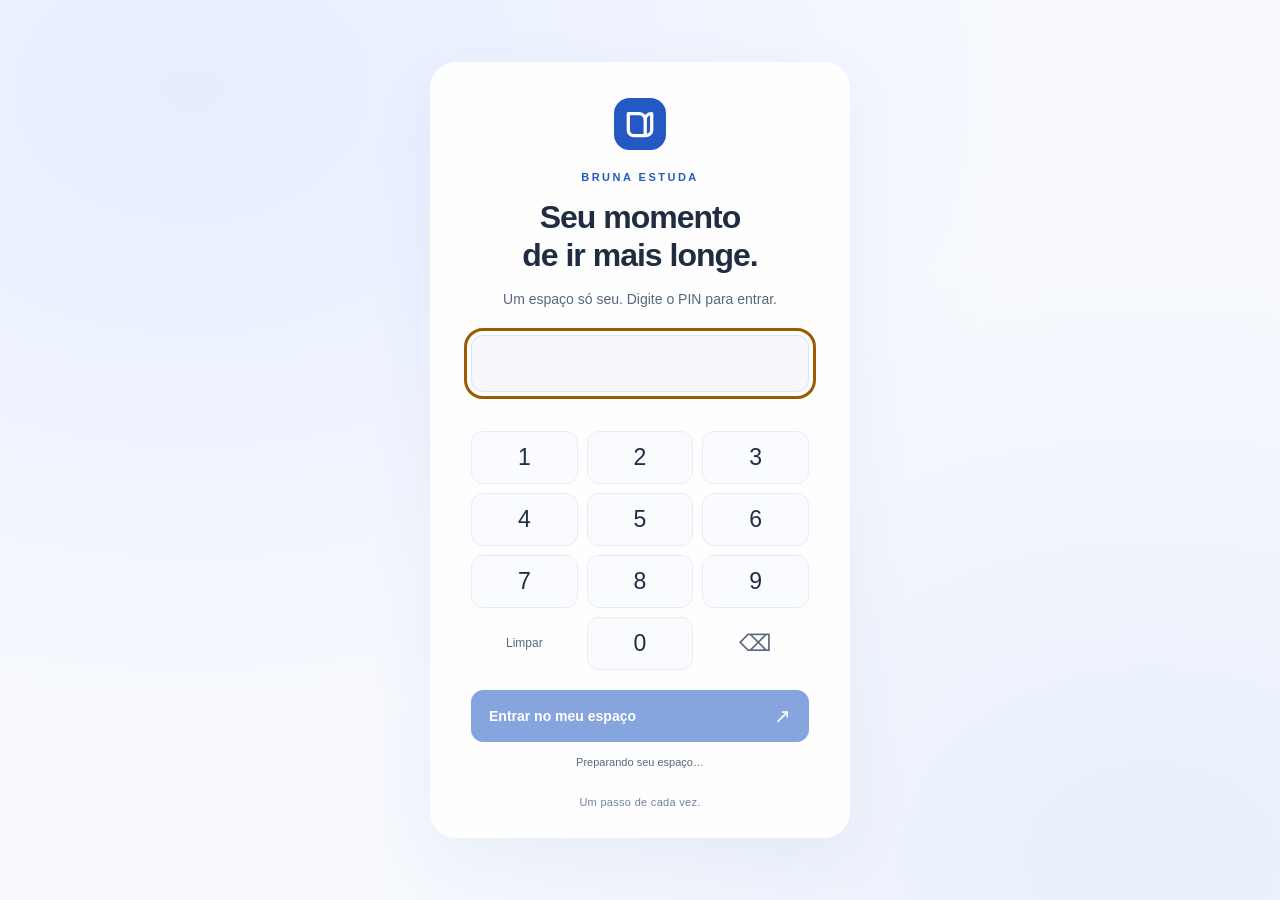
<file: docs/index.html>
<!doctype html>
<html lang="pt-BR">
<head>
  <meta charset="utf-8">
  <meta name="viewport" content="width=device-width, initial-scale=1">
  <meta name="theme-color" content="#2459c4">
  <meta name="description" content="Estudo pessoal para concursos de Nutricionista: questões, simulados e revisão.">
  <title>Bruna Estuda</title>
  <link rel="icon" href="./assets/mark.svg" type="image/svg+xml">
  <link id="app-styles" rel="stylesheet" href="./styles.css">
  <script type="module" id="bootstrap">
    const boot=document.createElement('script');boot.type='module';boot.src=`./boot.mjs${location.search}`;
    boot.onerror=()=>{
      document.querySelector('#update-status').textContent='Não foi possível carregar a atualização. Confira a conexão e tente novamente.';
      const retry=document.querySelector('#retry-update');retry.hidden=false;retry.onclick=()=>location.reload();
    };
    document.head.append(boot);
  </script>
</head>
<body>
  <section id="entry" class="entry" aria-labelledby="entry-title">
    <form id="pin-form" class="entry-card">
      <img src="./assets/mark.svg" alt="" width="52" height="52">
      <p class="eyebrow">Bruna Estuda</p>
      <h1 id="entry-title">Seu momento<br>de ir mais longe.</h1>
      <p class="entry-intro">Um espaço só seu. Digite o PIN para entrar.</p>
      <label class="sr-only" for="entry-pin">PIN de acesso de quatro números</label>
      <input id="entry-pin" class="entry-pin" type="password" inputmode="numeric" pattern="[0-9]{4}" maxlength="4" autocomplete="off" aria-describedby="pin-message" required autofocus>
      <p id="pin-message" class="pin-message" role="alert"></p>
      <div class="pin-pad" aria-label="Teclado numérico">
        <button type="button" data-digit="1">1</button><button type="button" data-digit="2">2</button><button type="button" data-digit="3">3</button>
        <button type="button" data-digit="4">4</button><button type="button" data-digit="5">5</button><button type="button" data-digit="6">6</button>
        <button type="button" data-digit="7">7</button><button type="button" data-digit="8">8</button><button type="button" data-digit="9">9</button>
        <button type="button" id="pin-clear" class="pin-secondary">Limpar</button><button type="button" data-digit="0">0</button><button type="button" id="pin-back" class="pin-secondary" aria-label="Apagar último número">⌫</button>
      </div>
      <button type="submit" class="primary entry-submit" disabled>Entrar no meu espaço <span aria-hidden="true">↗</span></button>
      <p id="update-status" class="update-status" role="status">Verificando atualizações…</p>
      <button id="retry-update" type="button" hidden>Tentar novamente</button>
      <p class="entry-footnote">Um passo de cada vez.</p>
      <noscript>Ative o JavaScript para entrar e usar a plataforma.</noscript>
    </form>
  </section>
  <div id="app-shell" hidden>
  <a class="skip" href="#main">Pular para o conteúdo</a>
  <header class="header">
    <a class="brand" href="#inicio" aria-label="Bruna Estuda, início"><img src="./assets/mark.svg" alt="" width="36" height="36"><span>bruna<span class="brand-light">estuda</span><small>Um passo de cada vez.</small></span></a>
    <nav aria-label="Principal"><a href="#inicio">Início</a><a href="#estudar">Estudar</a></nav>
    <a class="settings-link" href="#ajustes">Seus dados</a>
  </header>
  <div id="storage-status" class="storage-status" role="status"></div>
  <div id="notice" role="status" aria-live="polite"></div>
  <main id="main" tabindex="-1"><p>Carregando seu espaço de estudo…</p></main>
  <footer><span>Bruna Estuda · Nutrição</span><a href="#acervo">Acervo e fontes</a><a href="#ajuda">Como funciona</a><a href="./downloads/Bruna-Estuda.zip" download>Baixar atalho</a><span>Progresso somente neste navegador.</span></footer>
  <dialog id="dialog"><form method="dialog"><h2 id="dialog-title"></h2><div id="dialog-body"></div><div class="actions"><button value="cancel">Cancelar</button><button class="primary" id="dialog-confirm" value="confirm">Confirmar</button></div></form></dialog>
  </div>
</body>
</html>
</file>
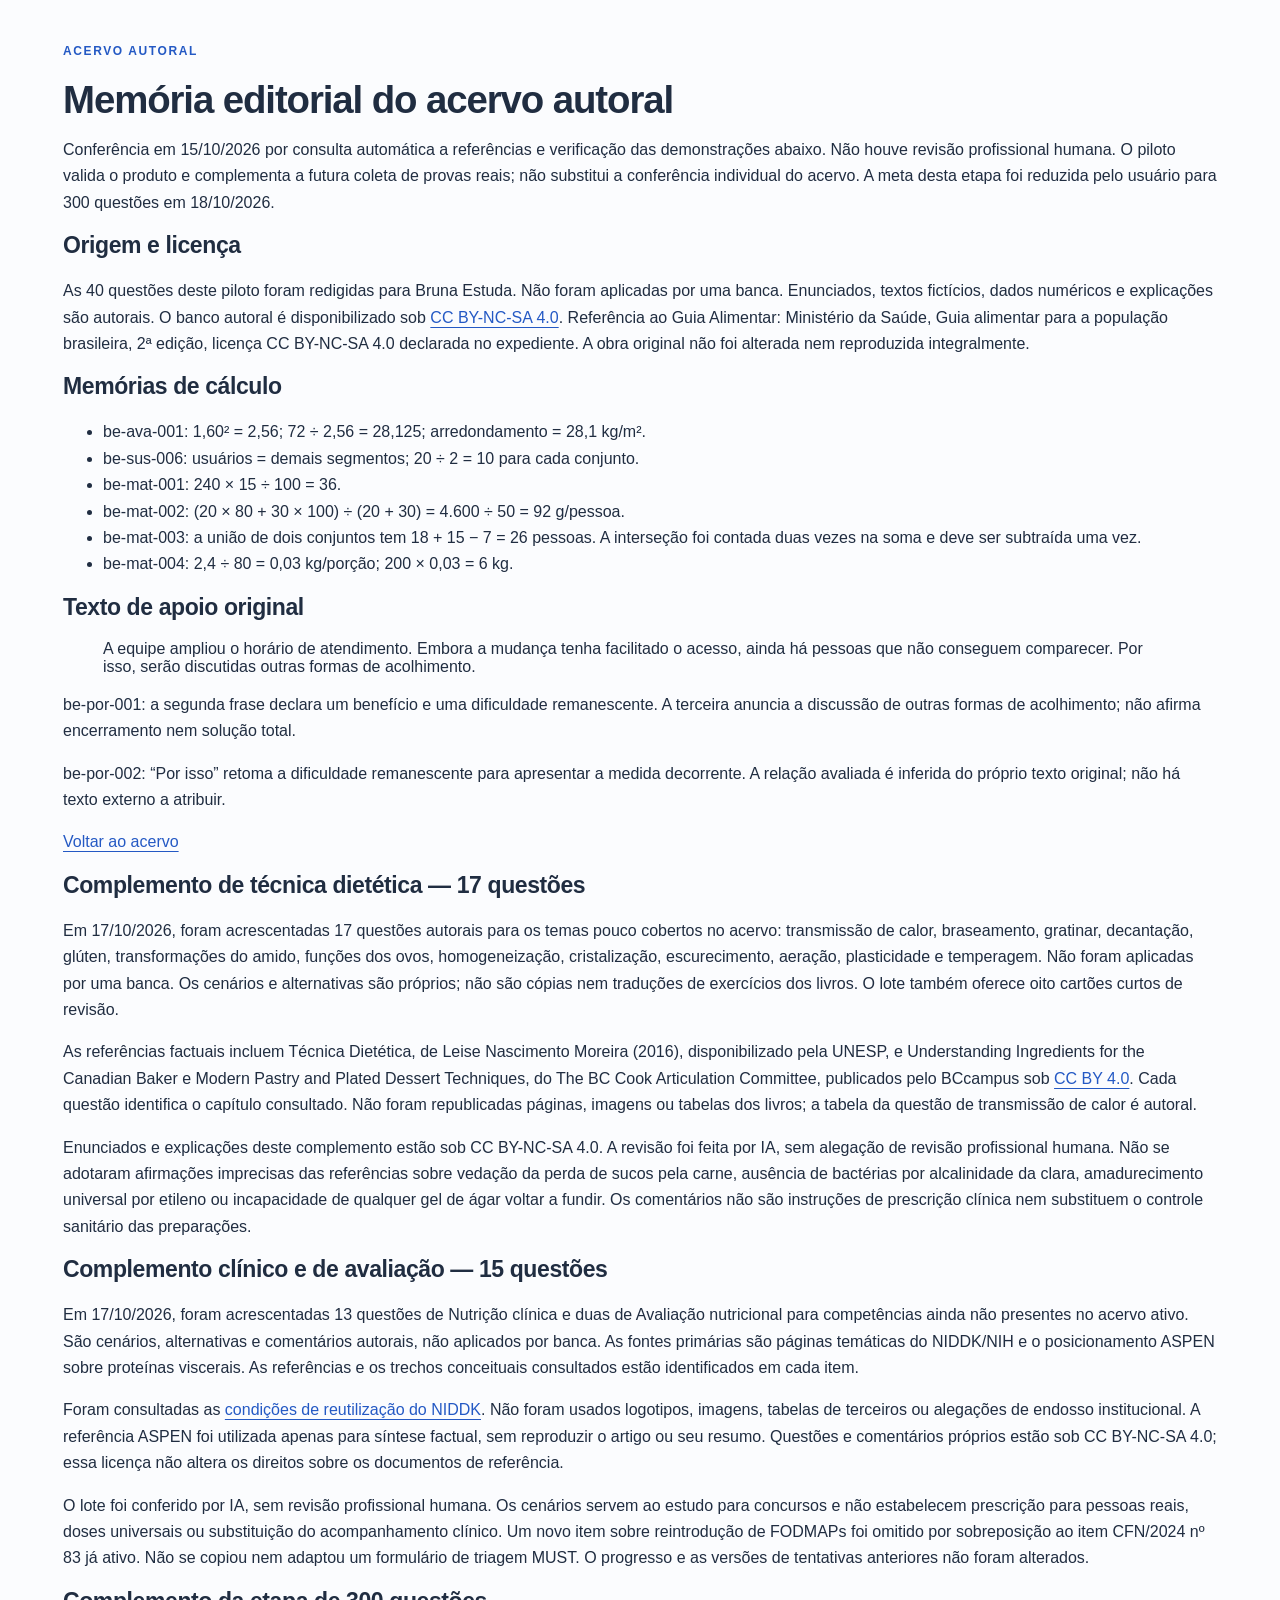
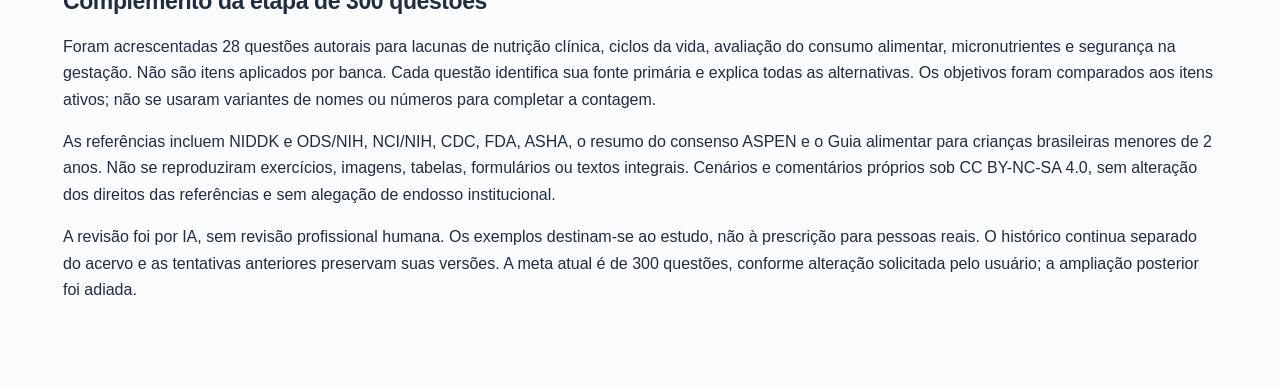
<file: docs/data/editorial-notes.html>
<!doctype html><html lang="pt-BR"><meta charset="utf-8"><meta name="viewport" content="width=device-width,initial-scale=1"><title>Memória editorial — Bruna Estuda</title><link rel="stylesheet" href="../styles.css"><main><p class="eyebrow">Acervo autoral</p><h1>Memória editorial do acervo autoral</h1><p>Conferência em 15/10/2026 por consulta automática a referências e verificação das demonstrações abaixo. Não houve revisão profissional humana. O piloto valida o produto e complementa a futura coleta de provas reais; não substitui a conferência individual do acervo. A meta desta etapa foi reduzida pelo usuário para 300 questões em 18/10/2026.</p><h2>Origem e licença</h2><p>As 40 questões deste piloto foram redigidas para Bruna Estuda. Não foram aplicadas por uma banca. Enunciados, textos fictícios, dados numéricos e explicações são autorais. O banco autoral é disponibilizado sob <a href="https://creativecommons.org/licenses/by-nc-sa/4.0/">CC BY-NC-SA 4.0</a>. Referência ao Guia Alimentar: Ministério da Saúde, Guia alimentar para a população brasileira, 2ª edição, licença CC BY-NC-SA 4.0 declarada no expediente. A obra original não foi alterada nem reproduzida integralmente.</p><h2>Memórias de cálculo</h2><ul><li>be-ava-001: 1,60² = 2,56; 72 ÷ 2,56 = 28,125; arredondamento = 28,1 kg/m².</li><li>be-sus-006: usuários = demais segmentos; 20 ÷ 2 = 10 para cada conjunto.</li><li>be-mat-001: 240 × 15 ÷ 100 = 36.</li><li>be-mat-002: (20 × 80 + 30 × 100) ÷ (20 + 30) = 4.600 ÷ 50 = 92 g/pessoa.</li><li>be-mat-003: a união de dois conjuntos tem 18 + 15 − 7 = 26 pessoas. A interseção foi contada duas vezes na soma e deve ser subtraída uma vez.</li><li>be-mat-004: 2,4 ÷ 80 = 0,03 kg/porção; 200 × 0,03 = 6 kg.</li></ul><h2>Texto de apoio original</h2><blockquote>A equipe ampliou o horário de atendimento. Embora a mudança tenha facilitado o acesso, ainda há pessoas que não conseguem comparecer. Por isso, serão discutidas outras formas de acolhimento.</blockquote><p>be-por-001: a segunda frase declara um benefício e uma dificuldade remanescente. A terceira anuncia a discussão de outras formas de acolhimento; não afirma encerramento nem solução total.</p><p>be-por-002: “Por isso” retoma a dificuldade remanescente para apresentar a medida decorrente. A relação avaliada é inferida do próprio texto original; não há texto externo a atribuir.</p><p><a href="../index.html#acervo">Voltar ao acervo</a></p><section id="tecnica-autoral"><h2>Complemento de técnica dietética — 17 questões</h2><p>Em 17/10/2026, foram acrescentadas 17 questões autorais para os temas pouco cobertos no acervo: transmissão de calor, braseamento, gratinar, decantação, glúten, transformações do amido, funções dos ovos, homogeneização, cristalização, escurecimento, aeração, plasticidade e temperagem. Não foram aplicadas por uma banca. Os cenários e alternativas são próprios; não são cópias nem traduções de exercícios dos livros. O lote também oferece oito cartões curtos de revisão.</p><p>As referências factuais incluem Técnica Dietética, de Leise Nascimento Moreira (2016), disponibilizado pela UNESP, e Understanding Ingredients for the Canadian Baker e Modern Pastry and Plated Dessert Techniques, do The BC Cook Articulation Committee, publicados pelo BCcampus sob <a href="https://creativecommons.org/licenses/by/4.0/">CC BY 4.0</a>. Cada questão identifica o capítulo consultado. Não foram republicadas páginas, imagens ou tabelas dos livros; a tabela da questão de transmissão de calor é autoral.</p><p>Enunciados e explicações deste complemento estão sob CC BY-NC-SA 4.0. A revisão foi feita por IA, sem alegação de revisão profissional humana. Não se adotaram afirmações imprecisas das referências sobre vedação da perda de sucos pela carne, ausência de bactérias por alcalinidade da clara, amadurecimento universal por etileno ou incapacidade de qualquer gel de ágar voltar a fundir. Os comentários não são instruções de prescrição clínica nem substituem o controle sanitário das preparações.</p></section><section id="clinica-autoral"><h2>Complemento clínico e de avaliação — 15 questões</h2><p>Em 17/10/2026, foram acrescentadas 13 questões de Nutrição clínica e duas de Avaliação nutricional para competências ainda não presentes no acervo ativo. São cenários, alternativas e comentários autorais, não aplicados por banca. As fontes primárias são páginas temáticas do NIDDK/NIH e o posicionamento ASPEN sobre proteínas viscerais. As referências e os trechos conceituais consultados estão identificados em cada item.</p><p>Foram consultadas as <a href="https://www.niddk.nih.gov/copyright">condições de reutilização do NIDDK</a>. Não foram usados logotipos, imagens, tabelas de terceiros ou alegações de endosso institucional. A referência ASPEN foi utilizada apenas para síntese factual, sem reproduzir o artigo ou seu resumo. Questões e comentários próprios estão sob CC BY-NC-SA 4.0; essa licença não altera os direitos sobre os documentos de referência.</p><p>O lote foi conferido por IA, sem revisão profissional humana. Os cenários servem ao estudo para concursos e não estabelecem prescrição para pessoas reais, doses universais ou substituição do acompanhamento clínico. Um novo item sobre reintrodução de FODMAPs foi omitido por sobreposição ao item CFN/2024 nº 83 já ativo. Não se copiou nem adaptou um formulário de triagem MUST. O progresso e as versões de tentativas anteriores não foram alterados.</p></section><section id="complemento300"><h2>Complemento da etapa de 300 questões</h2><p>Foram acrescentadas 28 questões autorais para lacunas de nutrição clínica, ciclos da vida, avaliação do consumo alimentar, micronutrientes e segurança na gestação. Não são itens aplicados por banca. Cada questão identifica sua fonte primária e explica todas as alternativas. Os objetivos foram comparados aos itens ativos; não se usaram variantes de nomes ou números para completar a contagem.</p><p>As referências incluem NIDDK e ODS/NIH, NCI/NIH, CDC, FDA, ASHA, o resumo do consenso ASPEN e o Guia alimentar para crianças brasileiras menores de 2 anos. Não se reproduziram exercícios, imagens, tabelas, formulários ou textos integrais. Cenários e comentários próprios sob CC BY-NC-SA 4.0, sem alteração dos direitos das referências e sem alegação de endosso institucional.</p><p>A revisão foi por IA, sem revisão profissional humana. Os exemplos destinam-se ao estudo, não à prescrição para pessoas reais. O histórico continua separado do acervo e as tentativas anteriores preservam suas versões. A meta atual é de 300 questões, conforme alteração solicitada pelo usuário; a ampliação posterior foi adiada.</p></section></main></html>
</file>
<file: docs/styles.css>
:root{color-scheme:light;--blue:#2459c4;--blue-dark:#184297;--ink:#202d41;--muted:#58677c;--line:#e3e8f0;--pale:#edf3ff;--green:#17633f;--red:#a62732;--amber:#805400;font-family:'Segoe UI',Arial,sans-serif;font-size:16px;color:var(--ink);background:#fbfcfe}
*{box-sizing:border-box}body{margin:0}a{color:var(--blue);text-underline-offset:4px}button,input,select,textarea{font:inherit}button,.button{border:1px solid #cdd6e5;border-radius:9px;background:#fff;color:var(--ink);padding:11px 18px;cursor:pointer;text-decoration:none;display:inline-flex;align-items:center;justify-content:center;gap:8px;line-height:1.35}button:hover,.button:hover{border-color:var(--blue);background:#f3f6fc}button:disabled{opacity:.55;cursor:not-allowed}.primary{background:var(--blue);border-color:var(--blue);color:#fff}.primary:hover{background:var(--blue-dark);color:#fff}.danger{color:var(--red)}:focus-visible{outline:3px solid #9b5b00;outline-offset:4px}input,select,textarea{border:1px solid #bdc8d8;border-radius:7px;padding:11px;max-width:100%;background:#fff;color:var(--ink)}input[type=number]{width:115px}input[type=checkbox],input[type=radio]{accent-color:var(--blue);width:19px;height:19px;flex-shrink:0}textarea{min-height:110px;width:100%}label{cursor:pointer}h1,h2,h3,p{margin-top:0}h1{font-size:clamp(30px,3vw,40px);font-weight:650;line-height:1.2;letter-spacing:-1.1px;margin-bottom:14px}h2{font-size:23px;font-weight:650;letter-spacing:-.4px}h3{font-size:18px}p,li{line-height:1.65}small,.muted{color:var(--muted)}small{font-size:13px}strong{font-weight:650}.eyebrow{color:var(--blue);font-size:12px;letter-spacing:1.6px;text-transform:uppercase;font-weight:700;margin-bottom:15px}.header{min-height:95px;display:flex;align-items:center;gap:35px;padding:18px max(28px,calc((100vw - 1210px)/2));background:#fff;border-bottom:1px solid var(--line)}.brand{display:flex;gap:10px;align-items:center;text-decoration:none;color:var(--ink);font-size:22px;font-weight:750;letter-spacing:-.7px;white-space:nowrap}.brand-light{font-weight:400;color:var(--blue)}.brand small{display:block;letter-spacing:0;font-size:10px;margin-top:0;font-weight:400}.header nav{display:flex;gap:9px;margin:auto}.header nav a{color:var(--muted);text-decoration:none;padding:10px 16px;border-radius:8px;font-size:15px}.header nav a[aria-current=page]{background:var(--pale);color:var(--blue);font-weight:650}.settings-link{font-size:14px;color:var(--muted);white-space:nowrap}main{max-width:1210px;margin:0 auto;padding:42px 28px 70px;min-height:calc(100vh - 180px)}main:focus{outline:none}footer{max-width:1210px;margin:auto;display:flex;flex-wrap:wrap;gap:24px;padding:20px 28px;color:var(--muted);font-size:12px;border-top:1px solid var(--line)}footer span:last-child{margin-left:auto}footer a{color:var(--muted)}.skip{position:fixed;top:-100px;z-index:9;background:white;padding:12px}.skip:focus{top:0}.intro{display:flex;align-items:center;justify-content:space-between;gap:32px;margin-bottom:30px}.intro p{max-width:650px;color:var(--muted);margin-bottom:0}.date{font-size:14px;color:var(--muted)}.home-grid{display:grid;grid-template-columns:1.75fr 1fr;gap:22px}.panel{background:#fff;border:1px solid var(--line);border-radius:12px;padding:27px}.study-start{position:relative;background:#f1f5ff;min-height:235px;display:flex;align-items:center}.study-start h2{font-size:29px;line-height:1.25;max-width:430px}.study-start p{max-width:490px;color:var(--muted)}.study-start .actions{margin-top:23px}.book-art{flex-shrink:0;width:105px;height:105px;margin-left:auto;opacity:.85}.actions{display:flex;gap:11px;flex-wrap:wrap;align-items:center}.goal-panel{display:flex;flex-direction:column;justify-content:center}.goal-number{font-size:38px;letter-spacing:-1px;margin:10px 0}.goal-number span{font-size:17px;color:var(--muted);letter-spacing:0}.goal-panel progress{width:100%;height:9px;accent-color:var(--blue);margin-bottom:16px}.stats{display:grid;grid-template-columns:repeat(4,1fr);gap:0;margin:26px 0;border:1px solid var(--line);border-radius:12px;background:#fff}.stat{padding:22px 24px}.stat+.stat{border-left:1px solid var(--line)}.stat strong{font-size:29px;display:block;margin:5px 0}.stat span{color:var(--muted);font-size:13px}.section-top{display:flex;align-items:center;justify-content:space-between;gap:15px;margin:35px 0 16px}.section-top h2{margin:0}.subject-list{display:grid;grid-template-columns:repeat(3,1fr);gap:12px}.subject-link{display:flex;gap:15px;text-decoration:none;color:var(--ink);align-items:center;padding:18px;background:#fff;border:1px solid var(--line);border-radius:10px}.subject-link:hover{border-color:var(--blue)}.subject-link span{display:block}.subject-link small{display:block;margin-top:4px}.subject-icon{width:35px;height:40px;background:var(--pale);color:var(--blue);display:grid!important;place-items:center;border-radius:8px;font-weight:700;font-size:13px}.subject-link .chevron{margin-left:auto;color:var(--muted)}.note{padding:15px 18px;border-left:3px solid #94abd7;background:#f3f6fc;color:#425570;font-size:14px;border-radius:0 8px 8px 0}.warning{background:#fff7e7;border-color:#a16a08;color:#6a480c}.success{background:#eef7f1;border-color:var(--green);color:var(--green)}.error{background:#fff0f1;border-color:var(--red);color:var(--red)}.fields{display:flex;flex-wrap:wrap;gap:22px;margin:24px 0}.field{display:flex;flex-direction:column;gap:9px;min-width:180px}.field.grow{flex:1}.field small{max-width:400px}.check{display:flex;align-items:center;gap:10px}.checks{display:flex;flex-wrap:wrap;gap:15px 26px;margin:15px 0}fieldset{border:1px solid var(--line);border-radius:9px;padding:18px;margin:20px 0}legend{font-weight:650;padding:0 8px}details{margin:20px 0}summary{cursor:pointer;color:var(--blue);padding:7px 0}table{width:100%;border-collapse:collapse;font-size:14px;margin:15px 0}th,td{text-align:left;padding:13px 12px;border-bottom:1px solid var(--line);vertical-align:top}th{color:var(--muted);font-weight:600}.table-wrap{overflow-x:auto}.session-top{display:flex;justify-content:space-between;align-items:center;gap:20px;margin-bottom:23px}.session-top h1{font-size:26px;margin:0}.timer{font-variant-numeric:tabular-nums;font-size:22px;font-weight:650;color:var(--blue)}.session-grid{display:grid;grid-template-columns:210px minmax(0,1fr);gap:22px;align-items:start}.map{position:sticky;top:20px;padding:22px 18px}.map h2{font-size:16px}.map-grid{display:grid;grid-template-columns:repeat(4,1fr);gap:8px;margin:18px 0}.map-grid button{position:relative;padding:0;height:36px;font-size:13px;border-radius:7px}.map-grid button.current{outline:2px solid var(--blue);outline-offset:2px}.map-grid button.confirmed{background:#dce7fc;color:#173f88;border-color:#91aee6}.map-grid button.flagged:after{content:'?';position:absolute;right:-4px;top:-6px;border-radius:50%;background:#fff1c9;color:#714e00;font-size:10px;width:14px;height:14px}.map-legend{font-size:12px;line-height:1.8;color:var(--muted)}.question{padding:30px 34px}.question-header{display:flex;align-items:flex-start;gap:15px;justify-content:space-between;font-size:13px;margin-bottom:23px}.tag{display:inline-block;background:#edf2fa;color:#344e75;border-radius:5px;padding:5px 9px;font-size:12px;line-height:1.5;text-align:right}.question h2{font-size:20px;line-height:1.65;letter-spacing:0;white-space:pre-line;font-weight:600;margin-bottom:24px}.passage{background:#f6f8fb;padding:20px;border-radius:8px;white-space:pre-line;font-size:16px;line-height:1.8;margin-bottom:24px}.options{border:0;padding:0;margin:0}.options legend{position:absolute;clip:rect(0,0,0,0)}.option{display:flex;align-items:center;gap:13px;padding:16px 18px;border:1px solid #d7dfea;border-radius:10px;margin-bottom:11px;line-height:1.6;background:#fff}.option.selected{background:var(--pale);border-color:var(--blue)}.option.confirmed-option{border-width:2px}.option.correct{border-color:var(--green);background:#f0f8f3}.option.incorrect{border-color:var(--red);background:#fff3f4}.option-letter{font-weight:650;color:var(--muted);font-size:14px}.question-actions{margin:24px 0 0;display:flex;align-items:center;justify-content:space-between;gap:10px;flex-wrap:wrap}.minor-actions{border-top:1px solid var(--line);margin-top:25px;padding-top:15px;display:flex;flex-wrap:wrap;gap:12px}.minor-actions button{font-size:13px;padding:8px 11px}.explanation{border-top:1px solid var(--line);padding-top:23px;margin-top:26px}.explanation h3{font-size:18px}.explanation li{padding:9px 0}.explanation a{overflow-wrap:anywhere}.answer-status{font-size:13px;color:var(--muted);margin:16px 0}.paused{text-align:center;padding:65px 25px}.paused h2{font-size:30px}.result-score{font-size:46px;color:var(--blue);margin:16px 0}.result-score small{font-size:16px}.review-row{display:flex;gap:20px;justify-content:space-between;align-items:center;padding:17px 0;border-bottom:1px solid var(--line)}.review-row h3{margin-bottom:5px}.row{display:flex;gap:20px;align-items:center;justify-content:space-between}.stack>*+*{margin-top:18px}.empty{padding:30px;color:var(--muted);background:#f6f8fc;border-radius:9px}.storage-status:empty,#notice:empty{display:none}.storage-status{padding:12px 28px;background:#fff5dd;color:#754b00;font-size:14px;text-align:center}#notice{position:fixed;bottom:24px;left:50%;transform:translateX(-50%);max-width:min(650px,90vw);background:#24344d;color:white;padding:14px 22px;border-radius:9px;z-index:10;box-shadow:0 3px 18px #172c3c22}dialog{max-width:600px;width:calc(100% - 40px);border:1px solid var(--line);border-radius:14px;padding:30px;color:var(--ink)}dialog::backdrop{background:#162d4670}dialog .actions{margin-top:25px;justify-content:flex-end}#dialog-body{line-height:1.65}.chart{display:flex;gap:12px;align-items:flex-end;height:150px;border-bottom:1px solid var(--line);margin:25px 0 30px}.chart-item{flex:1;min-width:35px;text-align:center;font-size:11px;color:var(--muted)}.chart-bar{background:#6d95e0;min-height:2px;max-width:45px;margin:0 auto 8px;border-radius:3px 3px 0 0}.sr-only{position:absolute;width:1px;height:1px;overflow:hidden;clip:rect(0,0,0,0)}.coverage-count{font-size:36px;color:var(--blue)}.card-answer{border-top:1px solid var(--line);margin-top:20px;padding-top:20px;font-size:18px;line-height:1.7}.file-label{display:inline-flex;gap:10px;align-items:center}.file-label input{max-width:330px}
@media(max-width:1050px){.header{gap:15px;padding:16px 24px}.header nav{gap:0}.header nav a{padding:10px}.book-art{display:none}.home-grid{grid-template-columns:1.5fr 1fr}.subject-list{grid-template-columns:repeat(2,1fr)}.question{padding:25px}.session-grid{grid-template-columns:180px minmax(0,1fr)}.map{padding:18px 12px}}
@media(max-width:720px){.header{flex-wrap:wrap}.header nav{order:3;width:100%;justify-content:space-between}.settings-link{margin-left:auto}.home-grid,.session-grid{grid-template-columns:1fr}.map{position:static}.map-grid{grid-template-columns:repeat(8,1fr)}.map-legend{display:none}.stats{grid-template-columns:repeat(2,1fr)}.stat:nth-child(3){border-left:0}.stat:nth-child(n+3){border-top:1px solid var(--line)}.subject-list{grid-template-columns:1fr}.intro{display:block}.date{margin-top:18px}main{padding:28px 18px}.question{padding:22px 18px}.session-top{align-items:flex-start;flex-wrap:wrap}.panel{padding:22px}.row{flex-wrap:wrap}.field{min-width:140px}.question-header{flex-wrap:wrap}footer span:last-child{margin-left:0}}
[hidden]{display:none!important}

/* Cores fixas por matéria; o nome permanece como identificação principal. */
[data-subject="Raciocínio lógico e matemática"]{--subject-ink:#17633f;--subject-bg:#e9f6ed}
[data-subject="Língua Portuguesa"]{--subject-ink:#6541a5;--subject-bg:#f1ebfd}
[data-subject="Sistema Único de Saúde"]{--subject-ink:#1e5bb3;--subject-bg:#eaf2ff}
[data-subject="Saúde coletiva e alimentação"]{--subject-ink:#106971;--subject-bg:#e6f6f6}
[data-subject="Higiene e segurança dos alimentos"]{--subject-ink:#99500d;--subject-bg:#fff0df}
[data-subject="Avaliação nutricional"]{--subject-ink:#943d73;--subject-bg:#fbeaf5}
[data-subject="Nutrição nos ciclos da vida"]{--subject-ink:#795c06;--subject-bg:#fff7d8}
[data-subject="Ética e legislação profissional"]{--subject-ink:#4246a5;--subject-bg:#eceeff}
[data-subject="Legislação e administração pública"]{--subject-ink:#42576b;--subject-bg:#edf2f7}
[data-subject="Alimentação coletiva"]{--subject-ink:#646621;--subject-bg:#f3f4df}
[data-subject="Bioquímica e fisiologia da nutrição"]{--subject-ink:#82402d;--subject-bg:#f8ede6}
[data-subject="Nutrição clínica"]{--subject-ink:#a32d48;--subject-bg:#fdebf0}
[data-subject="Técnica dietética"]{--subject-ink:#1b687e;--subject-bg:#e7f4fa}
[data-subject="Noções de Informática"]{--subject-ink:#60412c;--subject-bg:#f4ebe4}
.subject-link .subject-icon{color:var(--subject-ink,var(--blue));background:var(--subject-bg,var(--pale))}
.subject-link:hover{border-color:var(--subject-ink,var(--blue))}
.question-header>span{flex:1;min-width:0;line-height:1.6}
.question-taxonomy{display:flex;flex-direction:column;align-items:flex-end;gap:8px;max-width:52%;text-align:right}
.question-taxonomy small{font-size:12px;line-height:1.6}
.subject-badge{display:inline-flex;align-items:center;gap:8px;padding:7px 11px;border-radius:8px;background:var(--subject-bg,#edf2fa);color:var(--subject-ink,#344e75);font-size:12px;font-weight:650;line-height:1.5;text-align:left}
.subject-badge::before{content:'';width:7px;height:7px;flex-shrink:0;border-radius:50%;background:currentColor}
@media(max-width:720px){.question-taxonomy{max-width:100%;align-items:flex-start;text-align:left}.question-header>span{flex-basis:100%}}

/* O controle continua nativo: teclado, rótulos e seleção são mantidos. */
select{min-height:48px;border-radius:11px;border-color:#cdd8e9;padding:12px 15px;cursor:pointer;box-shadow:0 2px 4px #243f6805;transition:border-color .18s,box-shadow .18s,background .18s}
select:hover{border-color:#91a9d7;background:#fbfcff}
select:focus-visible{border-color:var(--blue);box-shadow:0 0 0 4px #2459c412}
@supports(appearance:base-select){
  select,select::picker(select){appearance:base-select}
  select{gap:22px;align-items:center}
  select::picker-icon{color:#7086a9;font-size:13px;transition:rotate .18s}
  select:open{border-color:var(--blue);box-shadow:0 0 0 4px #2459c410}
  select:open::picker-icon{rotate:180deg}
  select::picker(select){margin-top:8px;padding:7px;border:1px solid #dce4f1;border-radius:14px;background:#fff;box-shadow:0 14px 38px #223e6c20,0 3px 8px #223e6c08;max-height:min(340px,55dvh);scrollbar-width:thin;scrollbar-color:#c2cee2 transparent}
  select option{min-height:43px;gap:12px;padding:11px 13px;border-radius:8px;line-height:1.35;font-size:14px;white-space:normal;transition:background .15s,color .15s}
  select option:hover,select option:focus{background:#f0f5fe;color:var(--blue-dark);outline:none}
  select option:checked{background:#eaf1ff;color:var(--blue-dark);font-weight:650}
  select option::checkmark{color:var(--blue);font-size:13px}
}

.entry{min-height:100dvh;display:grid;place-items:center;padding:36px 20px;background:radial-gradient(ellipse at 15% 10%,#e5edff 0,transparent 55%),radial-gradient(ellipse at 90% 95%,#e8effb 0,transparent 50%),#f7f9fe}
.entry-card{width:min(100%,420px);padding:35px 40px 26px;border:1px solid #fff;border-radius:26px;background:#ffffffed;box-shadow:0 22px 70px #2e518c0e;text-align:center}
.entry-card>img{display:block;margin:0 auto 18px}
.entry-card .eyebrow{margin-bottom:13px;font-size:11px;letter-spacing:2.5px}
.entry-card h1{font-size:32px;line-height:1.18;letter-spacing:-1px;margin-bottom:14px}
.entry-intro{color:var(--muted);font-size:14px;line-height:1.6;margin-bottom:24px}
.entry-pin{width:100%;height:57px;text-align:center;border:1px solid #dce4f1;border-radius:12px;background:#f6f8fd;font-size:25px;letter-spacing:17px;padding:10px 0 10px 17px;caret-color:var(--blue);font-variant-numeric:tabular-nums}
.entry-pin[aria-invalid=true]{border-color:var(--red);background:#fff7f7}
.pin-message{min-height:21px;line-height:1.4;font-size:12px;color:var(--red);margin:9px 0}
.pin-pad{display:grid;grid-template-columns:repeat(3,1fr);gap:9px}
.pin-pad button{min-height:53px;padding:10px;border-radius:12px;border-color:#e6ebf4;font-size:23px;font-weight:500;background:#fafbfe;transition:background .15s,border-color .15s,transform .15s}
.pin-pad button:hover{background:var(--pale);border-color:#b9cced;color:var(--blue)}
.pin-pad button:active{transform:scale(.95)}
.pin-pad .pin-secondary{font-size:12px;color:var(--muted);background:transparent;border-color:transparent}
.pin-pad #pin-back{font-size:23px}
.entry-submit{width:100%;justify-content:space-between;padding:15px 17px;margin-top:20px;border-radius:12px;font-size:14px;font-weight:600}
.entry-submit span{font-size:20px;font-weight:400;line-height:1}
.entry-footnote{font-size:11px;color:#71809a;margin:22px 0 0;letter-spacing:.3px}
.update-status{font-size:11px;line-height:1.5;color:var(--muted);margin:12px 0 0;min-height:17px}
@media(max-height:800px){.entry{padding:18px}.entry-card{padding:22px 32px 18px}.entry-card>img{width:36px;height:36px;margin-bottom:12px}.entry-card .eyebrow{margin-bottom:10px;font-size:10px}.entry-card h1{font-size:27px;margin-bottom:10px}.entry-intro{font-size:13px;margin-bottom:15px}.entry-pin{height:46px;font-size:22px}.pin-message{min-height:18px;margin:6px 0;font-size:11px}.pin-pad{gap:7px}.pin-pad button{min-height:44px;padding:8px;font-size:20px}.entry-submit{margin-top:15px;padding:12px 16px}.entry-footnote{margin-top:14px}}
@media(max-width:450px){.entry{padding:18px}.entry-card{padding:28px 25px 22px}.entry-card h1{font-size:29px}}
@media(prefers-reduced-motion:reduce){*{scroll-behavior:auto!important;transition:none!important}}

.study-start .study-cta{
  min-height:56px;padding:12px 28px;border-radius:13px;font-size:18px;font-weight:700;
}
.study-modes,.study-wizard,.study-review-links{max-width:44rem}
[data-mode="study"]{--study-ink:#17633f;--study-bg:#edf7f0}
[data-mode="exam"]{--study-ink:#2257b1;--study-bg:#edf3ff}
[data-mode="review"]{--study-ink:#69419a;--study-bg:#f5effb}
.study-modes,.study-stack,.study-subjects{display:grid;gap:12px}
.study-modes{margin-bottom:24px}
.study-mode{
  display:grid;grid-template-columns:auto minmax(0,1fr) auto;gap:4px 16px;
  min-height:94px;padding:18px;border-color:transparent;border-radius:16px;
  background:var(--study-bg);color:var(--study-ink);text-align:left;
}
.study-mode:hover{border-color:var(--study-ink);background:var(--study-bg)}
.study-icon{
  grid-row:1/3;display:grid;place-items:center;align-self:center;
  width:48px;height:48px;border-radius:12px;background:#fff;
}
.study-mode strong{grid-column:2;align-self:end;font-size:19px}
.study-mode-hint{grid-column:2;align-self:start;color:var(--ink);line-height:1.45}
.study-chevron{grid-column:3;grid-row:1/3;align-self:center;font-size:26px}
.study-panel{padding:clamp(18px,4vw,32px);border-radius:16px}
.study-step{margin-bottom:24px}
.study-step .eyebrow{color:var(--study-ink);margin-bottom:8px}
.study-step progress{
  display:block;width:100%;height:7px;margin:0 0 20px;appearance:none;
  border:0;border-radius:8px;overflow:hidden;background:var(--study-bg);
}
.study-step progress::-webkit-progress-bar{background:var(--study-bg)}
.study-step progress::-webkit-progress-value{background:var(--study-ink)}
.study-step progress::-moz-progress-bar{background:var(--study-ink)}
.study-step h1{margin:0;font-size:clamp(26px,4vw,34px);text-wrap:balance}
.study-option{
  width:100%;min-width:0;min-height:52px;justify-content:space-between;gap:12px;
  padding:12px 16px;border-radius:12px;text-align:left;overflow-wrap:anywhere;
  background:var(--subject-bg,#fff);color:var(--subject-ink,var(--ink));
}
.study-option strong{font-size:16px}
.study-option small{display:block;margin-top:3px;color:inherit;font-size:13px}
.study-option:hover:not(:disabled):not([aria-pressed="true"]):not([aria-expanded="true"]){border-color:var(--subject-ink,var(--study-ink));background:var(--subject-bg,var(--study-bg))}
.study-option[aria-pressed="true"],.study-option[aria-expanded="true"]{
  color:var(--subject-ink,var(--study-ink));
  border-color:currentColor;box-shadow:inset 0 0 0 1px currentColor;
  background:color-mix(in srgb,var(--subject-bg,var(--study-bg)),currentColor 9%);
}
.study-check,.study-toggle{
  display:grid;place-items:center;width:24px;height:24px;flex:0 0 24px;
  font-weight:700;line-height:1;
}
.study-check{border:1px solid currentColor;border-radius:50%}
.study-option[aria-pressed="true"] .study-check{background:var(--subject-ink,var(--study-ink));color:#fff}
.study-option[aria-pressed="true"] .study-check::after{content:'✓'}
.study-subjects{padding-left:12px;border-left:2px solid var(--line)}
.study-numbers{display:grid;grid-template-columns:repeat(auto-fit,minmax(76px,1fr));gap:12px}
.study-count{margin:16px 0 0}
.study-selection{
  padding:12px 14px;border-radius:10px;background:var(--study-bg);overflow-wrap:anywhere;
}
.study-available{margin:14px 0 0;color:var(--muted)}
.study-actions{margin-top:20px;gap:12px}
.study-actions>.button,.study-actions>button,.study-review-links>.button{min-height:52px}
.study-summary{margin:0;display:grid;gap:10px}
.study-summary>div{padding:12px 14px;border-radius:10px;background:var(--study-bg)}
.study-summary dt{font-size:13px;color:var(--study-ink)}
.study-summary dd{margin:3px 0 0;font-weight:650;overflow-wrap:anywhere}
.study-review-links{margin-bottom:18px}
#study-capacity:not(:empty){margin-top:16px}
#study-error:empty{display:none}
#study-form summary{display:list-item;min-height:52px;padding:13px 0}
#study-form select{min-width:0}
#study-form .fields>.field{min-width:0;max-width:100%}
@media(max-width:520px){
  .study-start>div,.study-start .study-cta{width:100%}
  .study-mode{padding:14px;gap:4px 12px}
  .study-mode-hint{font-size:14px}
  .study-icon{width:40px;height:40px}
  .study-actions>.primary{flex:1}
}

.flash-shell{
  --flash-ink:#34215b;--flash-accent:#613e9a;--flash-pale:#f4eefb;--flash-line:#dfd3ed;
  max-width:43rem;margin-inline:auto;
}
.flash-shell .eyebrow{color:var(--flash-accent)}
.flash-shell .intro{margin-bottom:22px}
.flash-nav{display:flex;justify-content:space-between;align-items:center;gap:12px;margin-bottom:14px}
.flash-nav a{display:inline-flex;align-items:center;min-height:44px;font-size:14px;color:var(--flash-accent)}
.flash-meter{margin-bottom:16px;font-size:14px;color:var(--muted)}
.flash-meter>div{display:flex;align-items:center;justify-content:space-between;gap:12px;margin-bottom:8px}
.flash-meter strong{color:var(--flash-ink)}
.flash-meter progress{
  display:block;width:100%;height:7px;appearance:none;
  border:0;border-radius:8px;overflow:hidden;background:var(--flash-line);
}
.flash-meter progress::-webkit-progress-bar{background:var(--flash-line)}
.flash-meter progress::-webkit-progress-value{background:var(--flash-accent)}
.flash-meter progress::-moz-progress-bar{background:var(--flash-accent)}
.flash-stack{position:relative;isolation:isolate;perspective:1400px;margin-bottom:30px}
.flash-stack::before,.flash-stack::after{
  content:'';position:absolute;z-index:-1;inset:14px 14px -9px;
  border:1px solid var(--flash-line);border-radius:24px;background:#eee4f8;
}
.flash-stack::after{z-index:-2;inset:24px 28px -17px;background:#f7f2fb}
.flash-rotor{display:grid;transform-style:preserve-3d;transition:transform 420ms cubic-bezier(.25,.65,.3,1)}
.flash-rotor.is-flipped{transform:rotateY(180deg)}
.flash-face{
  grid-area:1/1;min-width:0;min-height:clamp(285px,46vh,365px);
  display:flex;flex-direction:column;align-items:stretch;justify-content:space-between;
  gap:22px;padding:clamp(20px,5vw,38px);border-radius:24px;
  backface-visibility:hidden;text-align:left;overflow-wrap:anywhere;
}
.flash-front{
  transform:rotateY(0deg);width:100%;border:1px solid #4d346e;color:#fff;
  box-shadow:0 14px 28px #23143a26;
}
.flash-front,.flash-front:hover{
  background:
    radial-gradient(ellipse at 100% 0%,#68479a 0%,transparent 51%),
    linear-gradient(130deg,#241637,#3c245f);
}
.flash-front:hover{border-color:#9778c1}
.flash-front:focus-visible{outline-color:#875ac0}
.flash-back{
  transform:rotateY(180deg);border:1px solid var(--flash-line);
  background:#f7f2fd;color:var(--flash-ink);box-shadow:0 14px 28px #23143a1c;
}
.flash-face-top,.flash-face-bottom{display:flex;align-items:center;justify-content:space-between;gap:12px}
.flash-face-top{font-size:13px;font-weight:700;letter-spacing:.12em;text-transform:uppercase}
.flash-face-top>span,.flash-face-top>h2{padding:6px 11px;border-radius:7px}
.flash-front .flash-face-top>span{background:#ffffff19;color:#f5eaff}
.flash-front .flash-face-top svg{color:#e2cdfa}
.flash-back .flash-face-top>h2{margin:0;background:#e9dbf6;color:var(--flash-ink);font:inherit}
.flash-prompt,.flash-answer{
  margin:0;font-size:clamp(25px,4.5vw,38px);font-weight:650;line-height:1.24;letter-spacing:-.025em;
}
.flash-answer{font-size:clamp(23px,4vw,33px);line-height:1.35}
.flash-face-bottom{border-top:1px solid #ffffff38;padding-top:12px;font-size:15px;font-weight:650}
.flash-front .flash-face-bottom span{font-size:24px;line-height:1;color:#ecdafb}
.flash-back .flash-face-bottom{border-color:var(--flash-line);padding-top:8px}
.flash-back .flash-face-bottom button{min-height:44px;padding:6px 10px;background:transparent;color:var(--flash-accent);border-color:transparent}
.flash-back .flash-face-bottom button:hover{background:#ebdff7}
.flash-grade-title{margin:0 0 10px;font-weight:650;color:var(--flash-ink)}
.flash-ratings{display:grid;grid-template-columns:repeat(2,minmax(0,1fr));gap:12px}
.flash-ratings button{
  flex-direction:column;align-items:flex-start;gap:4px;min-height:64px;padding:12px 15px;
  border-radius:12px;text-align:left;
}
.flash-ratings small{color:inherit;font-size:13px}
.flash-shell .primary{background:var(--flash-accent);border-color:var(--flash-accent)}
.flash-shell .primary:hover{background:var(--flash-ink);border-color:var(--flash-ink)}
.flash-reference{margin:10px 0 0;color:var(--muted);font-size:14px;overflow-wrap:anywhere}
.flash-reference summary{min-height:44px;padding:12px 0;color:var(--flash-accent)}
.flash-complete{
  padding:clamp(22px,5vw,40px);border:1px solid var(--flash-line);border-radius:24px;
  background:var(--flash-pale);color:var(--flash-ink);
}
.flash-stamp{
  display:grid;place-items:center;width:44px;height:44px;margin-bottom:18px;
  border-radius:12px;background:#e9dbf6;color:var(--flash-accent);font-size:24px;
}
.flash-complete h2{margin-bottom:8px}
.flash-complete .actions>*{min-height:48px}
.flash-results{display:grid;grid-template-columns:repeat(2,minmax(0,1fr));gap:12px;margin:20px 0}
.flash-results>div{padding:12px 14px;border-radius:12px;background:#fff}
.flash-results dd{margin:4px 0 0;font-size:24px;font-weight:700}
@media(max-width:520px){
  .flash-nav{margin-bottom:8px}
  .flash-shell .intro{margin-bottom:16px}
  .flash-face{min-height:clamp(244px,34vh,280px);gap:16px}
  .flash-stack{margin-bottom:27px}
}
@media(prefers-reduced-motion:reduce){.flash-rotor{transition:none}}
</file>
